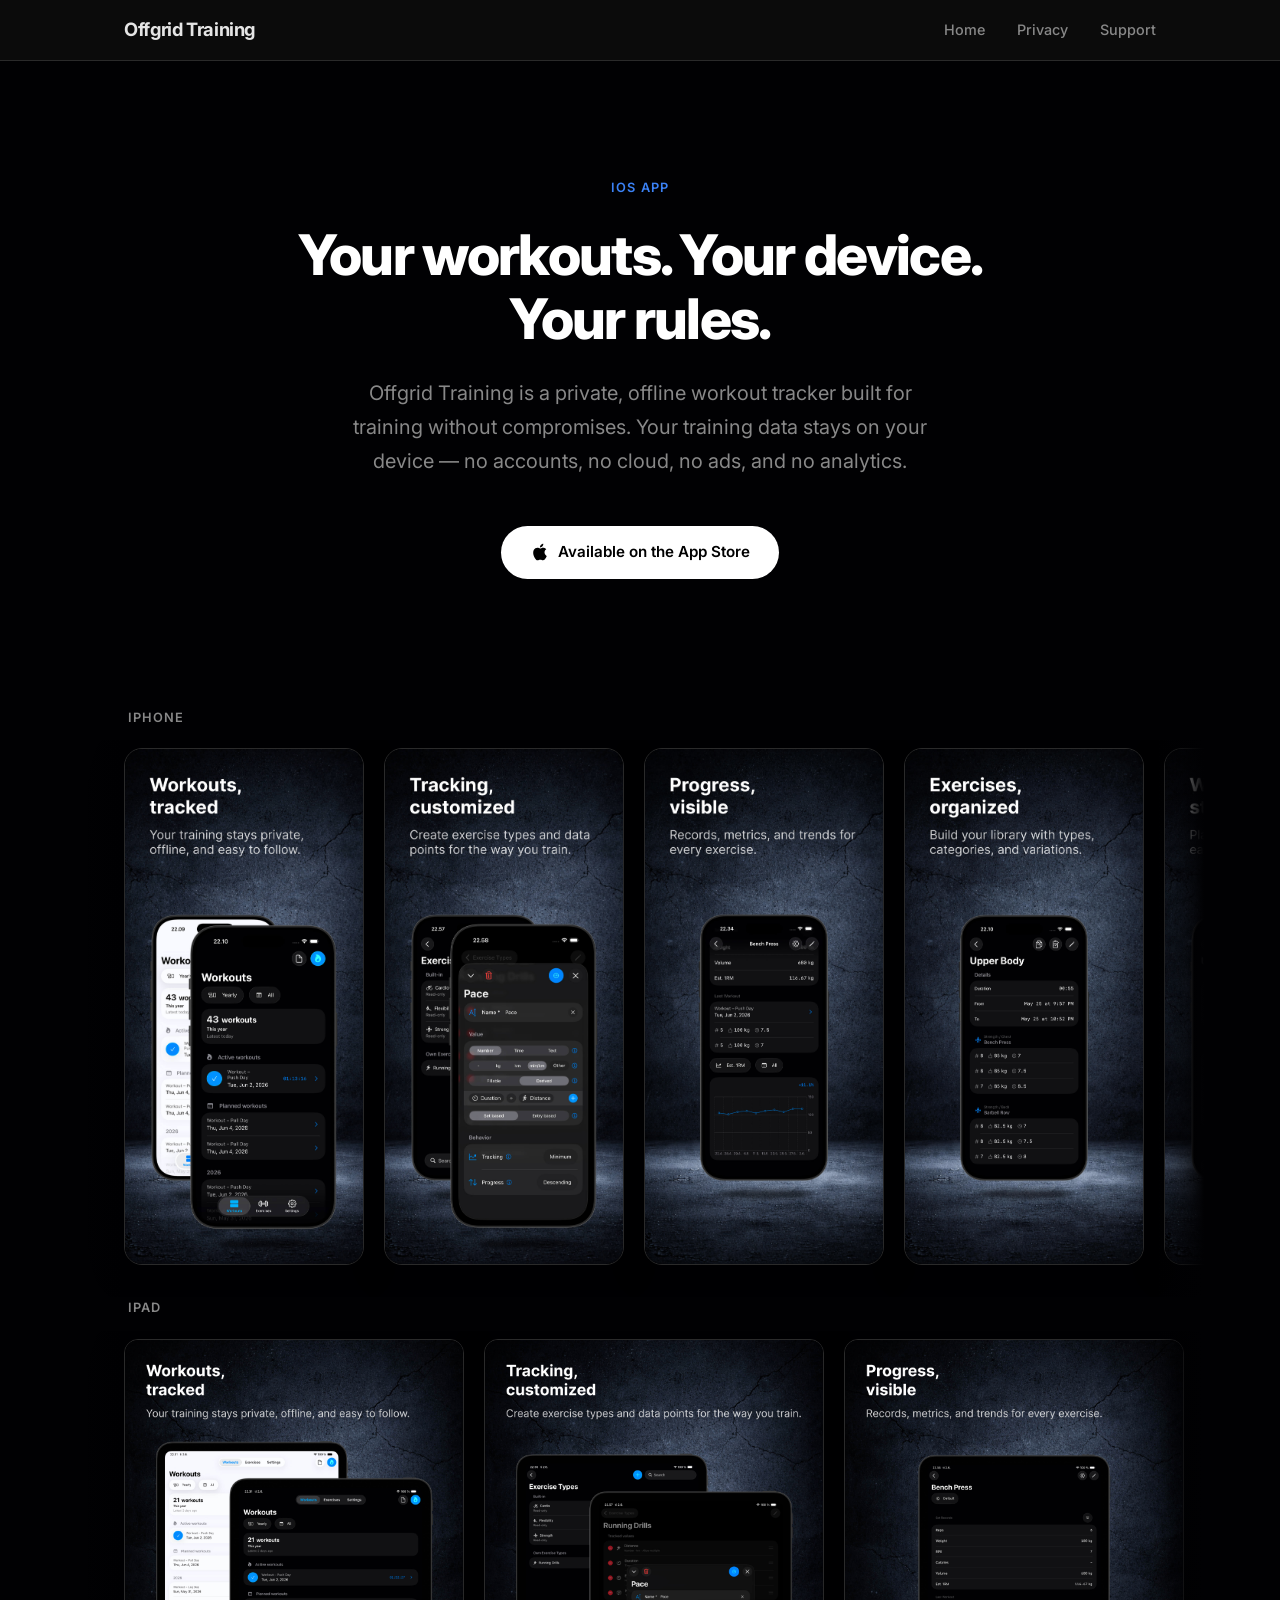
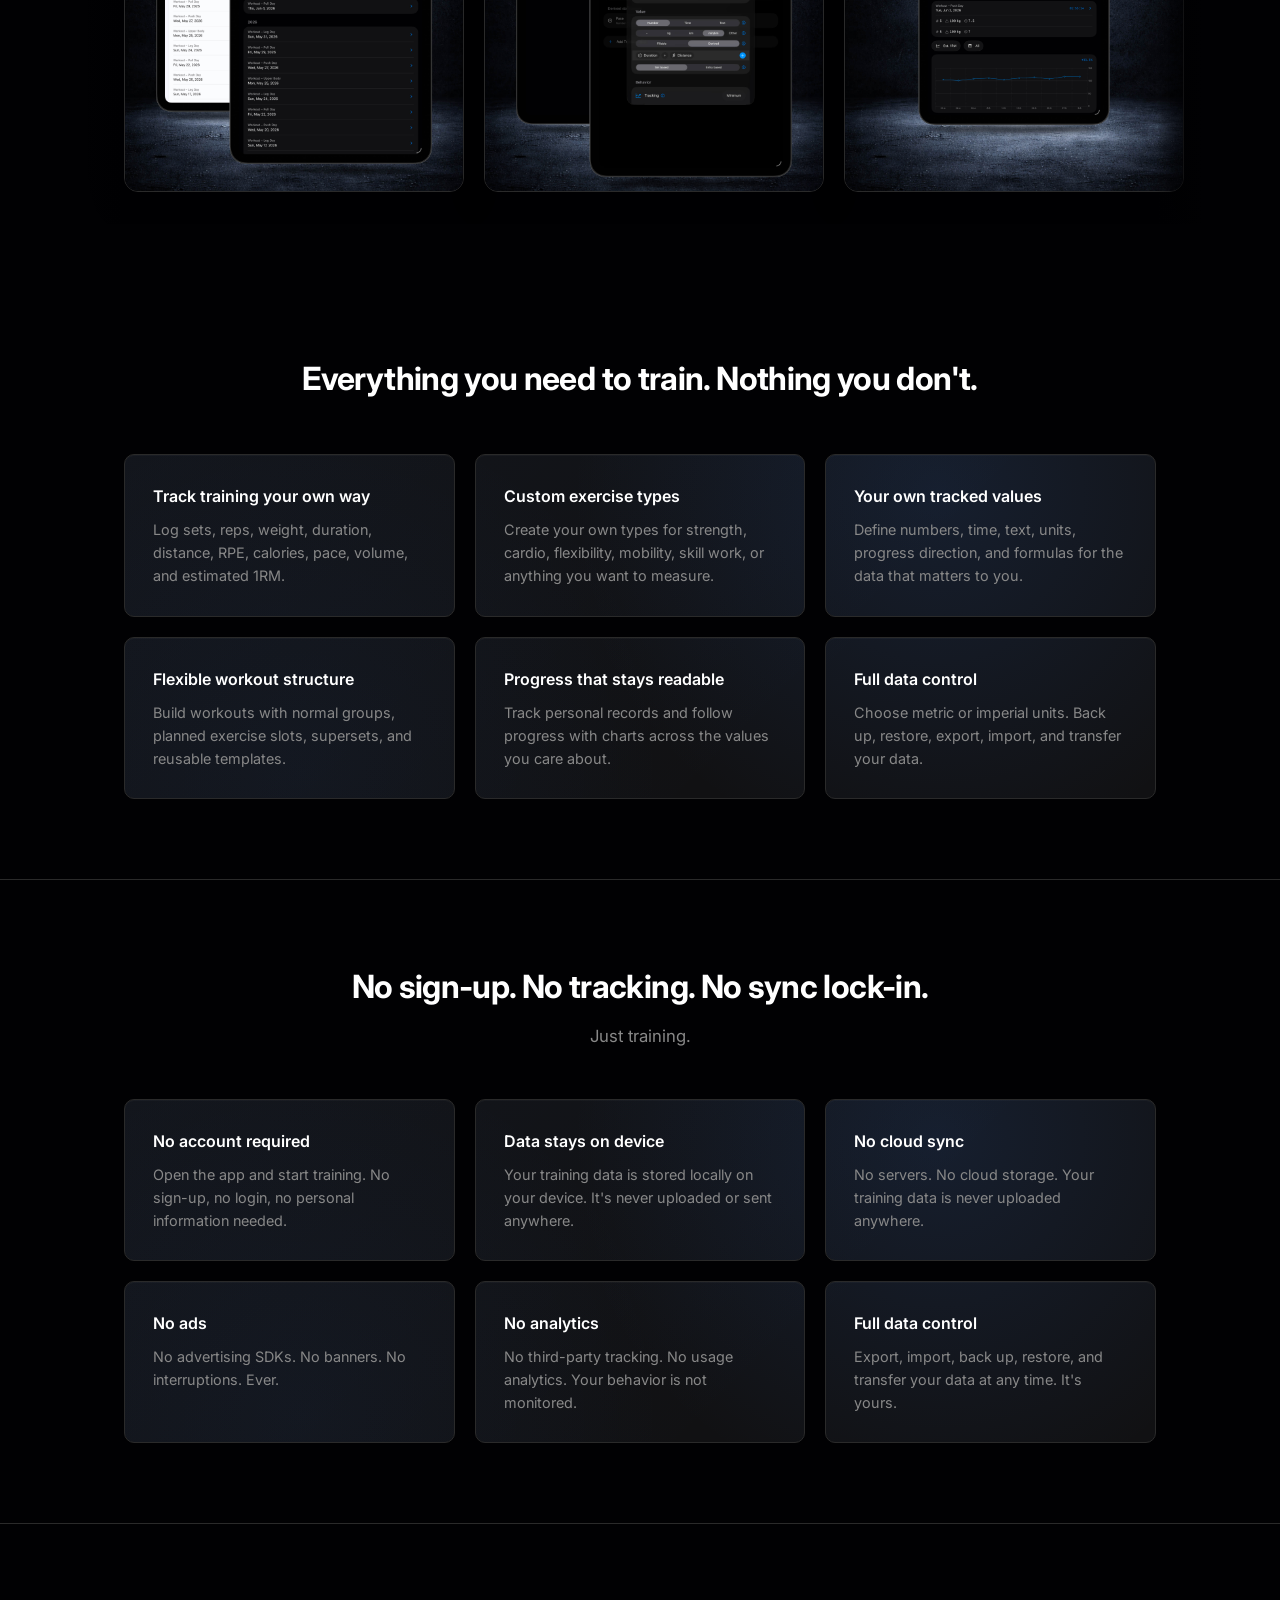
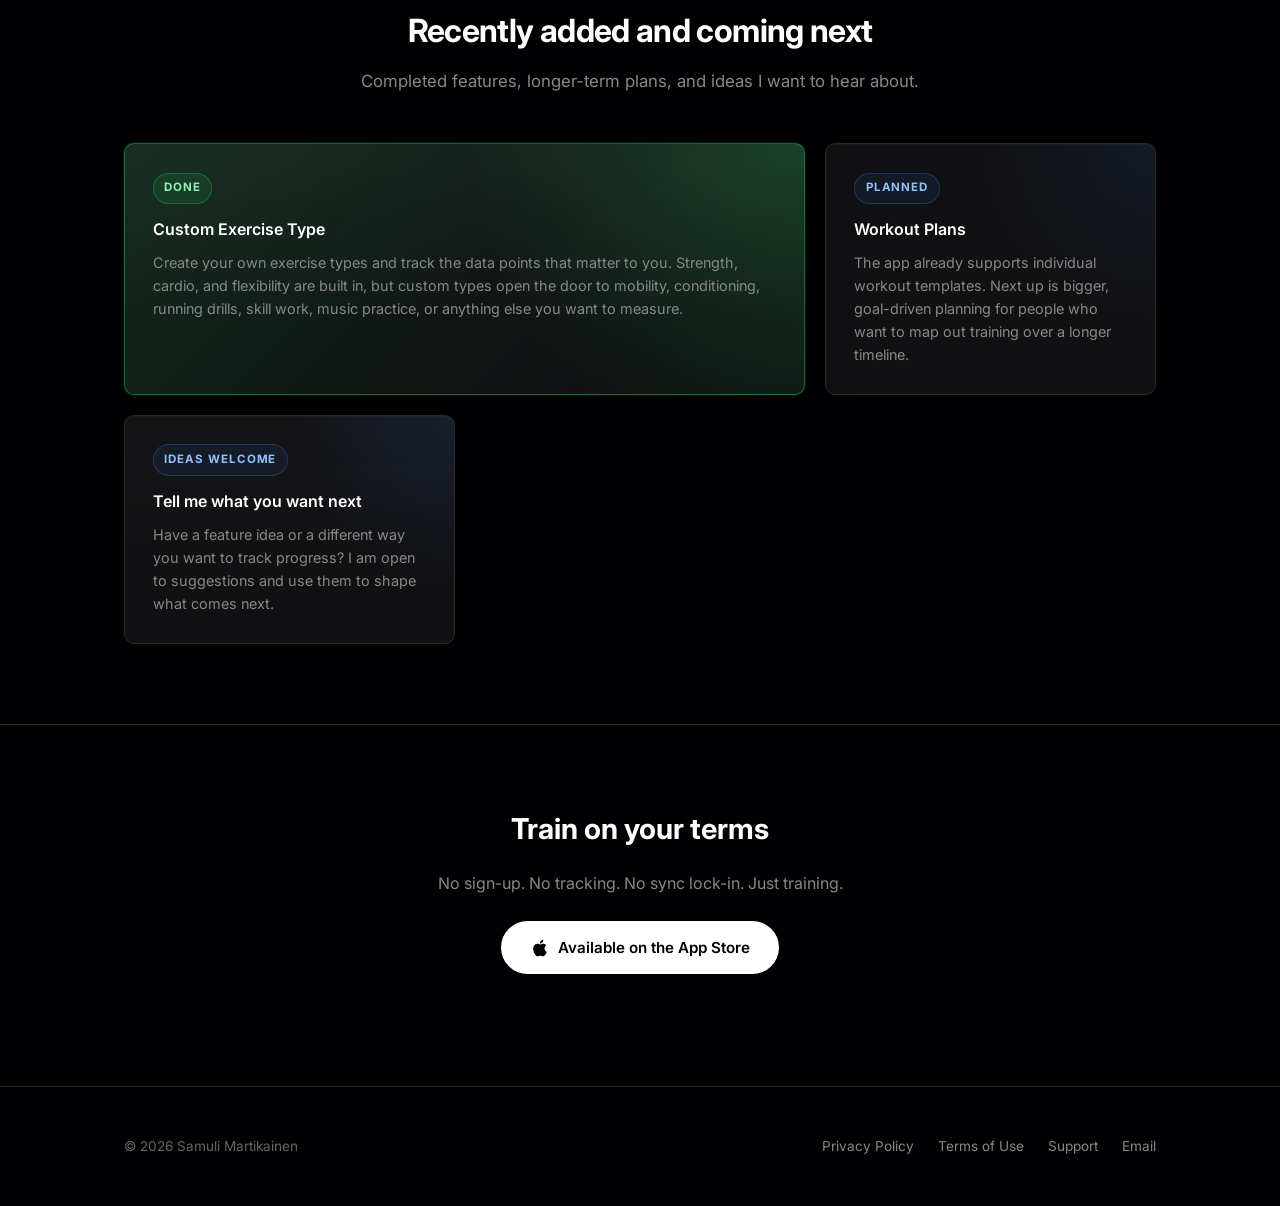
<file: index.html>
<!DOCTYPE html>
<html lang="en">
<head>
  <meta charset="UTF-8">
  <meta name="viewport" content="width=device-width, initial-scale=1.0">
  <title>Offgrid Training — Private Offline Workout Tracker for iOS</title>
  <meta name="description" content="Offgrid Training is a private, offline workout tracker for iOS. Log workouts, create custom exercise types, define your own tracked values, and keep your training data on your device — no accounts, no cloud, no ads, no analytics.">
  <meta name="keywords" content="workout tracker, gym, exercise, log, lifting, offline, private, training log, workout log, iOS workout tracker, RPE tracker, custom exercise tracker, offline gym tracker">

  <!-- Open Graph -->
  <meta property="og:title" content="Offgrid Training — Private Offline Workout Tracker for iOS">
  <meta property="og:description" content="A private, offline workout tracker built for training without compromises. Custom exercise types, flexible tracked values, and no accounts, cloud, ads, or analytics.">
  <meta property="og:type" content="website">
  <meta property="og:url" content="https://martikainensj.github.io/offgrid-training-site/">
  <meta property="og:locale" content="en_US">
  <meta property="og:site_name" content="Offgrid Training">
  <meta property="og:image" content="https://martikainensj.github.io/offgrid-training-site/images/og-image.jpg">

  <!-- Twitter Card -->
  <meta name="twitter:card" content="summary_large_image">
  <meta name="twitter:title" content="Offgrid Training — Private Offline Workout Tracker">
  <meta name="twitter:description" content="A private, offline workout tracker for iOS with custom exercise types and flexible tracked values. No accounts. No cloud. No ads. No analytics.">
  <meta name="twitter:image" content="https://martikainensj.github.io/offgrid-training-site/images/og-image.jpg">

  <!-- Google Site Verification -->
  <meta name="google-site-verification" content="p2C3zwQN1NkxbJ52b21DOe7UcOz27JLuEH6V7l2AKnU" />

  <link rel="canonical" href="https://martikainensj.github.io/offgrid-training-site/">

  <link rel="icon" href="images/logo.png" type="image/png">
  <link rel="apple-touch-icon" href="images/logo.png">

  <link rel="preconnect" href="https://fonts.googleapis.com">
  <link rel="preconnect" href="https://fonts.gstatic.com" crossorigin>
  <link href="https://fonts.googleapis.com/css2?family=Inter:wght@400;500;600;700;800&display=swap" rel="stylesheet">

  <link rel="stylesheet" href="css/style.css">

  <!-- Structured Data for AI and Search Engines -->
  <script type="application/ld+json">
  {
    "@context": "https://schema.org",
    "@type": "SoftwareApplication",
    "name": "Offgrid Training",
    "description": "Offgrid Training is a private, offline workout tracker for iOS built for training without compromises. Your training data stays on your device: no accounts, no cloud, no ads, and no analytics. Log workouts, create custom exercise types, define your own tracked values, build workouts, save templates, track personal records, and back up or transfer your data.",
    "applicationCategory": "HealthApplication",
    "operatingSystem": "iOS",
    "url": "https://martikainensj.github.io/offgrid-training-site/",
    "featureList": [
      "Log sets, reps, weight, duration, distance, RPE, calories, pace, volume, and estimated 1RM",
      "Create custom exercise types for the way you train",
      "Define your own tracked values with numbers, time, text, units, progress direction, and formulas",
      "Build workouts with normal groups, planned exercise slots, and supersets",
      "Save reusable workout templates",
      "Track personal records and follow progress with charts",
      "Organize your exercise library with categories and variations",
      "Choose metric or imperial units",
      "Back up, restore, export, import, and transfer your data",
      "Built-in exercise types for strength, cardio, and flexibility",
      "100% offline — no internet required",
      "No account required",
      "No cloud sync",
      "No ads or advertising SDKs",
      "No analytics or third-party tracking",
      "All workout data stored locally on device"
    ],
    "screenshot": [
      "https://martikainensj.github.io/offgrid-training-site/images/1-workouts-tracked-iphone.jpg",
      "https://martikainensj.github.io/offgrid-training-site/images/5-tracking-customized-iphone.jpg",
      "https://martikainensj.github.io/offgrid-training-site/images/2-progress-visible-iphone.jpg",
      "https://martikainensj.github.io/offgrid-training-site/images/3-exercises-organized-iphone.jpg",
      "https://martikainensj.github.io/offgrid-training-site/images/4-workouts-structured-iphone.jpg",
      "https://martikainensj.github.io/offgrid-training-site/images/1-workouts-tracked-ipad.jpg",
      "https://martikainensj.github.io/offgrid-training-site/images/5-tracking-customized-ipad.jpg",
      "https://martikainensj.github.io/offgrid-training-site/images/2-progress-visible-ipad.jpg",
      "https://martikainensj.github.io/offgrid-training-site/images/3-exercises-organized-ipad.jpg",
      "https://martikainensj.github.io/offgrid-training-site/images/4-workouts-structured-ipad.jpg"
    ]
  }
  </script>
</head>
<body>

  <!-- Header -->
  <header class="site-header">
    <div class="container">
      <a href="index.html" class="site-logo">Offgrid Training</a>
      <button class="nav-toggle" aria-label="Toggle navigation" aria-expanded="false">
        <span></span>
        <span></span>
        <span></span>
      </button>
    </div>
  </header>

  <nav class="site-nav" role="navigation">
    <button class="nav-close" aria-label="Close navigation">&times;</button>
    <a href="index.html">Home</a>
    <a href="privacy.html">Privacy</a>
    <a href="support.html">Support</a>
  </nav>

  <main>

    <!-- Hero -->
    <section class="hero">
      <div class="container">
        <span class="hero-label">iOS App</span>
        <h1>Your workouts. Your device.<br>Your rules.</h1>
        <p class="subtitle">
          Offgrid Training is a private, offline workout tracker built for training without compromises. Your training data stays on your device — no accounts, no cloud, no ads, and no analytics.
        </p>
        <a href="https://apps.apple.com/fi/app/offgrid-training/id6759907169" class="hero-cta" aria-label="Available on the App Store" >
          <svg viewBox="0 0 24 24" xmlns="http://www.w3.org/2000/svg"><path d="M18.71 19.5c-.83 1.24-1.71 2.45-3.05 2.47-1.34.03-1.77-.79-3.29-.79-1.53 0-2 .77-3.27.82-1.31.05-2.3-1.32-3.14-2.53C4.25 17 2.94 12.45 4.7 9.39c.87-1.52 2.43-2.48 4.12-2.51 1.28-.02 2.5.87 3.29.87.78 0 2.26-1.07 3.8-.91.65.03 2.47.26 3.64 1.98-.09.06-2.17 1.28-2.15 3.81.03 3.02 2.65 4.03 2.68 4.04-.03.07-.42 1.44-1.38 2.83M13 3.5c.73-.83 1.94-1.46 2.94-1.5.13 1.17-.34 2.35-1.04 3.19-.69.85-1.83 1.51-2.95 1.42-.15-1.15.41-2.35 1.05-3.11z"/></svg>
          Available on the App Store
        </a>
      </div>
    </section>

    <!-- Screenshots -->
    <section class="section screenshots">
      <div class="container">
        <p class="screenshot-label">iPhone</p>
        <div class="screenshot-scroll-wrapper">
        <div class="screenshot-scroll">
          <div class="screenshot-item">
            <img src="images/1-workouts-tracked-iphone.jpg" alt="Logging sets, reps, and weight in Offgrid Training on iPhone" width="280" height="607" loading="lazy">
          </div>
          <div class="screenshot-item">
            <img src="images/5-tracking-customized-iphone.jpg" alt="Custom tracking fields in Offgrid Training on iPhone" width="280" height="607" loading="lazy">
          </div>
          <div class="screenshot-item">
            <img src="images/2-progress-visible-iphone.jpg" alt="Progress charts and personal records in Offgrid Training on iPhone" width="280" height="607" loading="lazy">
          </div>
          <div class="screenshot-item">
            <img src="images/3-exercises-organized-iphone.jpg" alt="Exercise library with categories and variations in Offgrid Training on iPhone" width="280" height="607" loading="lazy">
          </div>
          <div class="screenshot-item">
            <img src="images/4-workouts-structured-iphone.jpg" alt="Workout templates and data management in Offgrid Training on iPhone" width="280" height="607" loading="lazy">
          </div>
        </div>
        </div>
        <p class="screenshot-label">iPad</p>
        <div class="screenshot-scroll-wrapper">
        <div class="screenshot-scroll">
          <div class="screenshot-item screenshot-item--ipad">
            <img src="images/1-workouts-tracked-ipad.jpg" alt="Logging workouts in Offgrid Training on iPad" loading="lazy">
          </div>
          <div class="screenshot-item screenshot-item--ipad">
            <img src="images/5-tracking-customized-ipad.jpg" alt="Custom tracking fields in Offgrid Training on iPad" loading="lazy">
          </div>
          <div class="screenshot-item screenshot-item--ipad">
            <img src="images/2-progress-visible-ipad.jpg" alt="Progress charts in Offgrid Training on iPad" loading="lazy">
          </div>
          <div class="screenshot-item screenshot-item--ipad">
            <img src="images/3-exercises-organized-ipad.jpg" alt="Exercise library in Offgrid Training on iPad" loading="lazy">
          </div>
          <div class="screenshot-item screenshot-item--ipad">
            <img src="images/4-workouts-structured-ipad.jpg" alt="Workout structure in Offgrid Training on iPad" loading="lazy">
          </div>
        </div>
        </div>
      </div>
    </section>

    <!-- Features -->
    <section class="section">
      <div class="container">
        <div class="section-header">
          <h2>Everything you need to train. Nothing you don't.</h2>
        </div>
        <div class="feature-grid">

          <div class="feature-card">
            <h3>Track training your own way</h3>
            <p>Log sets, reps, weight, duration, distance, RPE, calories, pace, volume, and estimated 1RM.</p>
          </div>

          <div class="feature-card">
            <h3>Custom exercise types</h3>
            <p>Create your own types for strength, cardio, flexibility, mobility, skill work, or anything you want to measure.</p>
          </div>

          <div class="feature-card">
            <h3>Your own tracked values</h3>
            <p>Define numbers, time, text, units, progress direction, and formulas for the data that matters to you.</p>
          </div>

          <div class="feature-card">
            <h3>Flexible workout structure</h3>
            <p>Build workouts with normal groups, planned exercise slots, supersets, and reusable templates.</p>
          </div>

          <div class="feature-card">
            <h3>Progress that stays readable</h3>
            <p>Track personal records and follow progress with charts across the values you care about.</p>
          </div>

          <div class="feature-card">
            <h3>Full data control</h3>
            <p>Choose metric or imperial units. Back up, restore, export, import, and transfer your data.</p>
          </div>

        </div>
      </div>
    </section>

    <!-- Privacy Features -->
    <section class="section privacy-features" aria-label="Privacy features">
      <div class="container">
        <div class="section-header">
          <h2>No sign-up. No tracking. No sync lock-in.</h2>
          <p>Just training.</p>
        </div>
        <div class="feature-grid">
          <div class="feature-card">
            <h3>No account required</h3>
            <p>Open the app and start training. No sign-up, no login, no personal information needed.</p>
          </div>
          <div class="feature-card">
            <h3>Data stays on device</h3>
            <p>Your training data is stored locally on your device. It's never uploaded or sent anywhere.</p>
          </div>
          <div class="feature-card">
            <h3>No cloud sync</h3>
            <p>No servers. No cloud storage. Your training data is never uploaded anywhere.</p>
          </div>
          <div class="feature-card">
            <h3>No ads</h3>
            <p>No advertising SDKs. No banners. No interruptions. Ever.</p>
          </div>
          <div class="feature-card">
            <h3>No analytics</h3>
            <p>No third-party tracking. No usage analytics. Your behavior is not monitored.</p>
          </div>
          <div class="feature-card">
            <h3>Full data control</h3>
            <p>Export, import, back up, restore, and transfer your data at any time. It's yours.</p>
          </div>
        </div>
      </div>
    </section>

    <!-- Roadmap -->
    <section class="section roadmap" aria-label="Roadmap">
      <div class="container">
        <div class="section-header">
          <h2>Recently added and coming next</h2>
          <p>Completed features, longer-term plans, and ideas I want to hear about.</p>
        </div>
        <div class="roadmap-grid">
          <article class="roadmap-card roadmap-card--featured roadmap-card--done">
            <span class="roadmap-status">Done</span>
            <h3>Custom Exercise Type</h3>
            <p>
              Create your own exercise types and track the data points that matter to you. Strength,
              cardio, and flexibility are built in, but custom types open the door to mobility,
              conditioning, running drills, skill work, music practice, or anything else you want to measure.
            </p>
          </article>

          <article class="roadmap-card">
            <span class="roadmap-status">Planned</span>
            <h3>Workout Plans</h3>
            <p>
              The app already supports individual workout templates. Next up is bigger, goal-driven
              planning for people who want to map out training over a longer timeline.
            </p>
          </article>

          <article class="roadmap-card roadmap-card--ideas">
            <span class="roadmap-status">Ideas welcome</span>
            <h3>Tell me what you want next</h3>
            <p>
              Have a feature idea or a different way you want to track progress? I am open to
              suggestions and use them to shape what comes next.
            </p>
          </article>
        </div>
      </div>
    </section>

    <!-- CTA -->
    <section class="cta-banner">
      <div class="container">
        <h2>Train on your terms</h2>
        <p>No sign-up. No tracking. No sync lock-in. Just training.</p>
        <a href="https://apps.apple.com/fi/app/offgrid-training/id6759907169" class="hero-cta" aria-label="Available on the App Store">
          <svg viewBox="0 0 24 24" xmlns="http://www.w3.org/2000/svg"><path d="M18.71 19.5c-.83 1.24-1.71 2.45-3.05 2.47-1.34.03-1.77-.79-3.29-.79-1.53 0-2 .77-3.27.82-1.31.05-2.3-1.32-3.14-2.53C4.25 17 2.94 12.45 4.7 9.39c.87-1.52 2.43-2.48 4.12-2.51 1.28-.02 2.5.87 3.29.87.78 0 2.26-1.07 3.8-.91.65.03 2.47.26 3.64 1.98-.09.06-2.17 1.28-2.15 3.81.03 3.02 2.65 4.03 2.68 4.04-.03.07-.42 1.44-1.38 2.83M13 3.5c.73-.83 1.94-1.46 2.94-1.5.13 1.17-.34 2.35-1.04 3.19-.69.85-1.83 1.51-2.95 1.42-.15-1.15.41-2.35 1.05-3.11z"/></svg>
          Available on the App Store
        </a>
      </div>
    </section>

  </main>

  <!-- Footer -->
  <footer class="site-footer">
    <div class="container">
      <div class="footer-inner">
        <p class="footer-copy">&copy; 2026 Samuli Martikainen</p>
        <nav class="footer-links">
          <a href="privacy.html">Privacy Policy</a>
          <a href="terms.html">Terms of Use</a>
          <a href="support.html">Support</a>
          <a href="mailto:smartikainen@outlook.com">Email</a>
        </nav>
      </div>
    </div>
  </footer>

  <script src="js/main.js"></script>

  <!-- Cloudflare Web Analytics -->
  <script defer src='https://static.cloudflareinsights.com/beacon.min.js' data-cf-beacon='{"token": "ae309cbf7eda4568ba356687b77ada00"}'></script>
  <!-- End Cloudflare Web Analytics -->
</body>
</html>
</file>
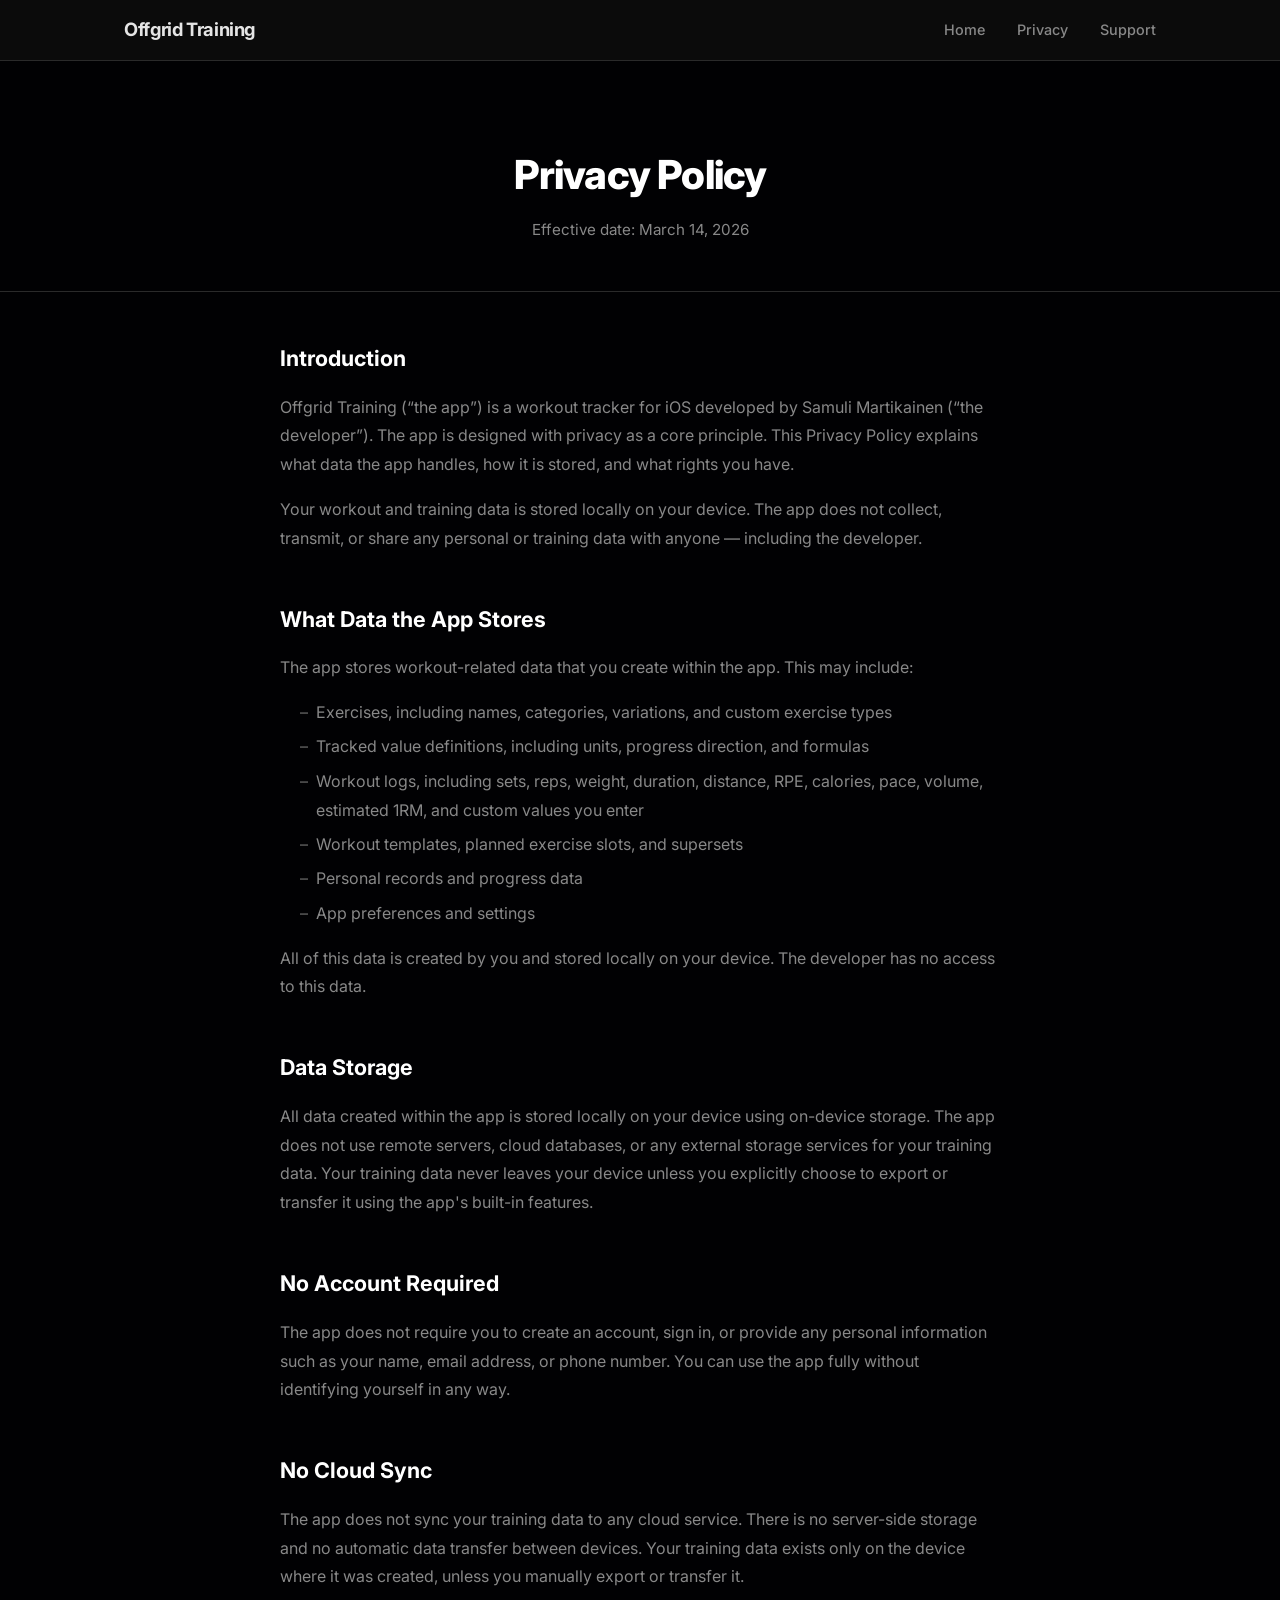
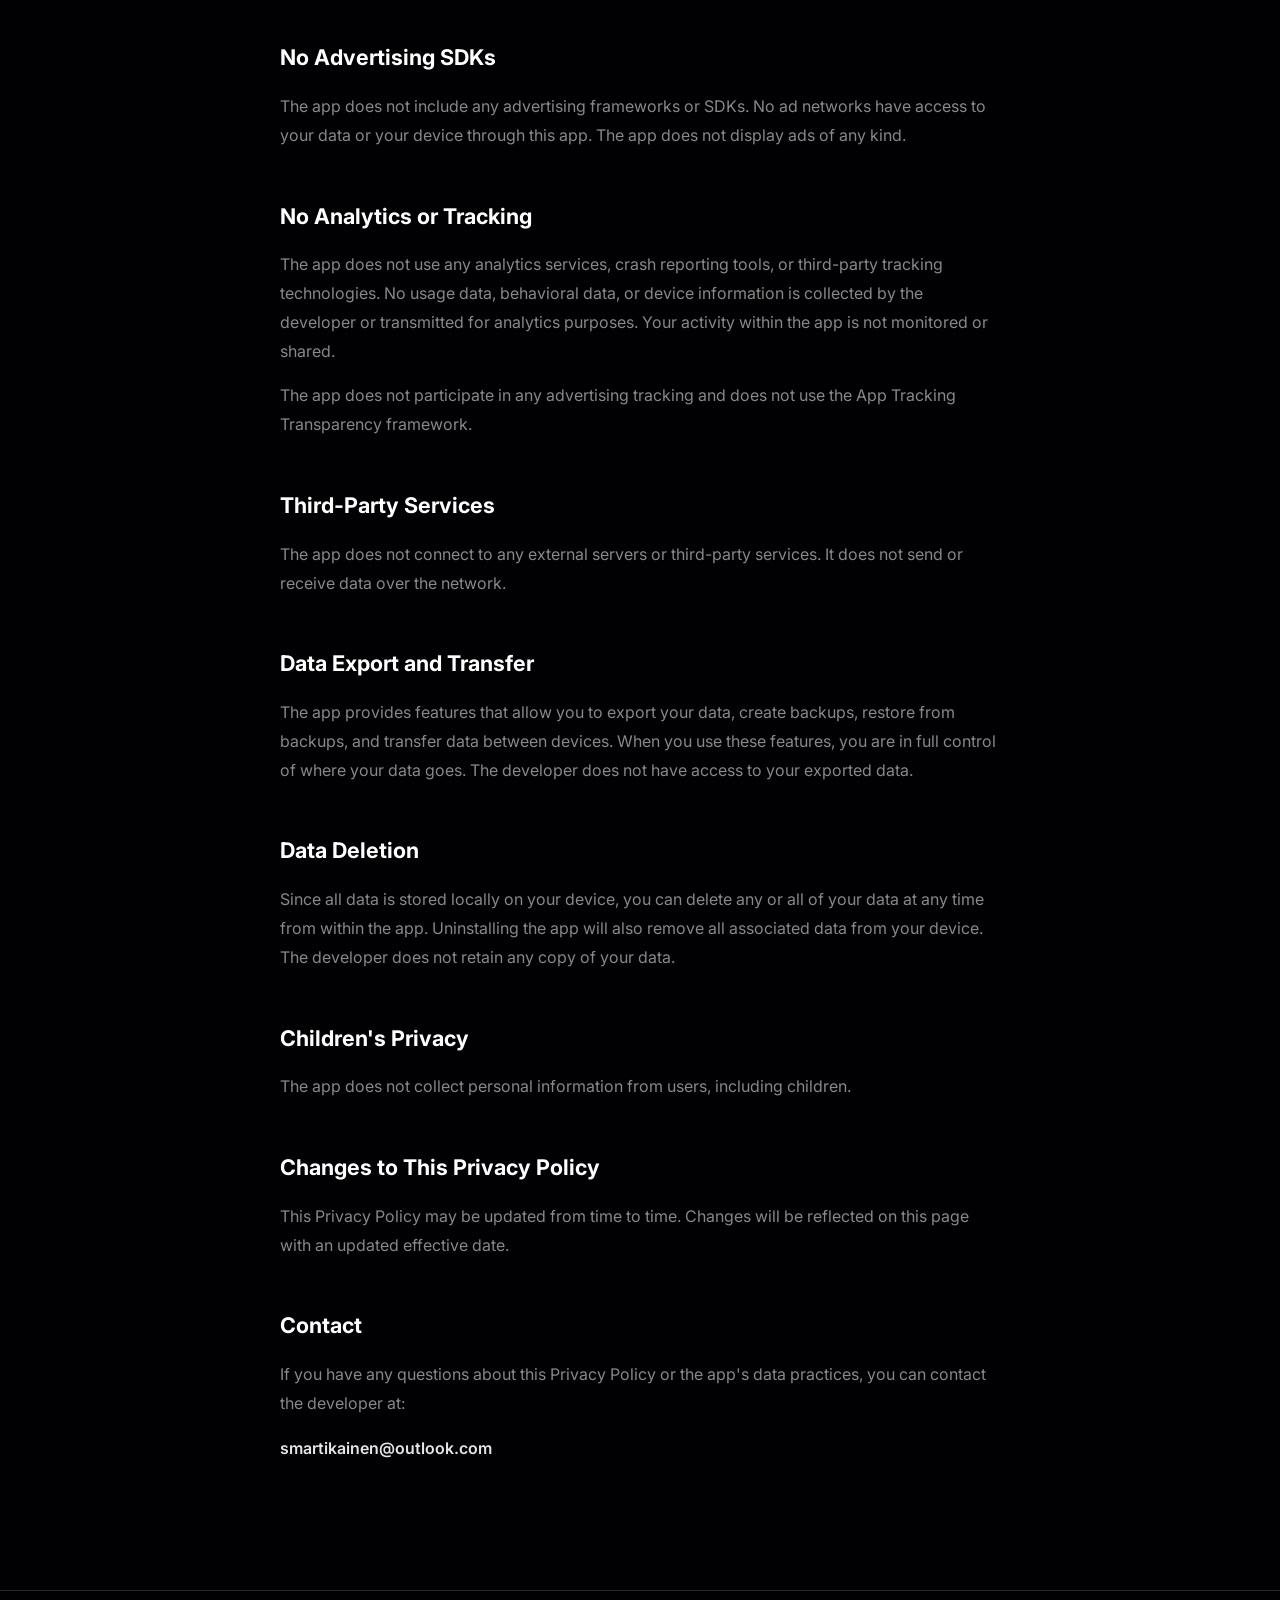
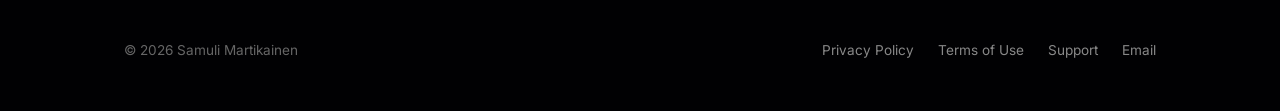
<file: privacy.html>
<!DOCTYPE html>
<html lang="en">
<head>
  <meta charset="UTF-8">
  <meta name="viewport" content="width=device-width, initial-scale=1.0">
  <title>Privacy Policy — Offgrid Training</title>
  <meta name="description" content="Privacy Policy for Offgrid Training, the private offline workout tracker for iOS. All data is stored locally on your device. No accounts, no cloud, no ads, no analytics, no third-party tracking.">
  <meta name="keywords" content="Offgrid Training privacy policy, workout tracker privacy, offline app privacy, iOS fitness app data policy">

  <meta name="robots" content="noindex">

  <!-- Open Graph -->
  <meta property="og:title" content="Privacy Policy — Offgrid Training">
  <meta property="og:description" content="Privacy Policy for Offgrid Training. All data stored locally. No accounts, no cloud, no tracking.">
  <meta property="og:type" content="website">
  <meta property="og:url" content="https://martikainensj.github.io/offgrid-training-site/privacy.html">
  <meta property="og:locale" content="en_US">
  <meta property="og:site_name" content="Offgrid Training">

  <!-- Twitter Card -->
  <meta name="twitter:card" content="summary">
  <meta name="twitter:title" content="Privacy Policy — Offgrid Training">
  <meta name="twitter:description" content="Privacy Policy for Offgrid Training. All data stored locally on your device.">

  <link rel="canonical" href="https://martikainensj.github.io/offgrid-training-site/privacy.html">

  <link rel="icon" href="images/logo.png" type="image/png">
  <link rel="apple-touch-icon" href="images/logo.png">

  <link rel="preconnect" href="https://fonts.googleapis.com">
  <link rel="preconnect" href="https://fonts.gstatic.com" crossorigin>
  <link href="https://fonts.googleapis.com/css2?family=Inter:wght@400;500;600;700;800&display=swap" rel="stylesheet">

  <link rel="stylesheet" href="css/style.css">
</head>
<body>

  <!-- Header -->
  <header class="site-header">
    <div class="container">
      <a href="index.html" class="site-logo">Offgrid Training</a>
      <button class="nav-toggle" aria-label="Toggle navigation" aria-expanded="false">
        <span></span>
        <span></span>
        <span></span>
      </button>
    </div>
  </header>

  <nav class="site-nav" role="navigation">
    <button class="nav-close" aria-label="Close navigation">&times;</button>
    <a href="index.html">Home</a>
    <a href="privacy.html">Privacy</a>
    <a href="support.html">Support</a>
  </nav>

  <main>

    <div class="page-header">
      <div class="container">
        <h1>Privacy Policy</h1>
        <p>Effective date: March 14, 2026</p>
      </div>
    </div>

    <div class="container">
      <div class="prose">

        <h2>Introduction</h2>
        <p>
          Offgrid Training (“the app”) is a workout tracker for iOS developed by Samuli Martikainen (“the developer”). The app is designed with privacy as a core principle. This Privacy Policy explains what data the app handles, how it is stored, and what rights you have.
        </p>
        <p>
          Your workout and training data is stored locally on your device. The app does not collect, transmit, or share any personal or training data with anyone — including the developer.
        </p>

        <h2>What Data the App Stores</h2>
        <p>
          The app stores workout-related data that you create within the app. This may include:
        </p>
        <ul>
          <li>Exercises, including names, categories, variations, and custom exercise types</li>
          <li>Tracked value definitions, including units, progress direction, and formulas</li>
          <li>Workout logs, including sets, reps, weight, duration, distance, RPE, calories, pace, volume, estimated 1RM, and custom values you enter</li>
          <li>Workout templates, planned exercise slots, and supersets</li>
          <li>Personal records and progress data</li>
          <li>App preferences and settings</li>
        </ul>
        <p>
          All of this data is created by you and stored locally on your device. The developer has no access to this data.
        </p>

        <h2>Data Storage</h2>
        <p>
          All data created within the app is stored locally on your device using on-device storage. The app does not use remote servers, cloud databases, or any external storage services for your training data. Your training data never leaves your device unless you explicitly choose to export or transfer it using the app's built-in features.
        </p>

        <h2>No Account Required</h2>
        <p>
          The app does not require you to create an account, sign in, or provide any personal information such as your name, email address, or phone number. You can use the app fully without identifying yourself in any way.
        </p>

        <h2>No Cloud Sync</h2>
        <p>
          The app does not sync your training data to any cloud service. There is no server-side storage and no automatic data transfer between devices. Your training data exists only on the device where it was created, unless you manually export or transfer it.
        </p>

        <h2>No Advertising SDKs</h2>
        <p>
          The app does not include any advertising frameworks or SDKs. No ad networks have access to your data or your device through this app. The app does not display ads of any kind.
        </p>

        <h2>No Analytics or Tracking</h2>
        <p>
          The app does not use any analytics services, crash reporting tools, or third-party tracking technologies. No usage data, behavioral data, or device information is collected by the developer or transmitted for analytics purposes. Your activity within the app is not monitored or shared.
        </p>
        <p>
          The app does not participate in any advertising tracking and does not use the App Tracking Transparency framework.
        </p>

        <h2>Third-Party Services</h2>
        <p>
          The app does not connect to any external servers or third-party services. It does not send or receive data over the network.
        </p>

        <h2>Data Export and Transfer</h2>
        <p>
          The app provides features that allow you to export your data, create backups, restore from backups, and transfer data between devices. When you use these features, you are in full control of where your data goes. The developer does not have access to your exported data.
        </p>

        <h2>Data Deletion</h2>
        <p>
          Since all data is stored locally on your device, you can delete any or all of your data at any time from within the app. Uninstalling the app will also remove all associated data from your device. The developer does not retain any copy of your data.
        </p>

        <h2>Children's Privacy</h2>
        <p>
          The app does not collect personal information from users, including children.
        </p>

        <h2>Changes to This Privacy Policy</h2>
        <p>
          This Privacy Policy may be updated from time to time. Changes will be reflected on this page with an updated effective date.
        </p>

        <h2>Contact</h2>
        <p>
          If you have any questions about this Privacy Policy or the app's data practices, you can contact the developer at:
        </p>
        <p>
          <a href="mailto:smartikainen@outlook.com"><strong>smartikainen@outlook.com</strong></a>
        </p>

      </div>
    </div>

  </main>

  <!-- Footer -->
  <footer class="site-footer">
    <div class="container">
      <div class="footer-inner">
        <p class="footer-copy">&copy; 2026 Samuli Martikainen</p>
        <nav class="footer-links">
          <a href="privacy.html">Privacy Policy</a>
          <a href="terms.html">Terms of Use</a>
          <a href="support.html">Support</a>
          <a href="mailto:smartikainen@outlook.com">Email</a>
        </nav>
      </div>
    </div>
  </footer>

  <script src="js/main.js"></script>

  <!-- Cloudflare Web Analytics -->
  <script defer src='https://static.cloudflareinsights.com/beacon.min.js' data-cf-beacon='{"token": "ae309cbf7eda4568ba356687b77ada00"}'></script>
  <!-- End Cloudflare Web Analytics -->
</body>
</html>
</file>
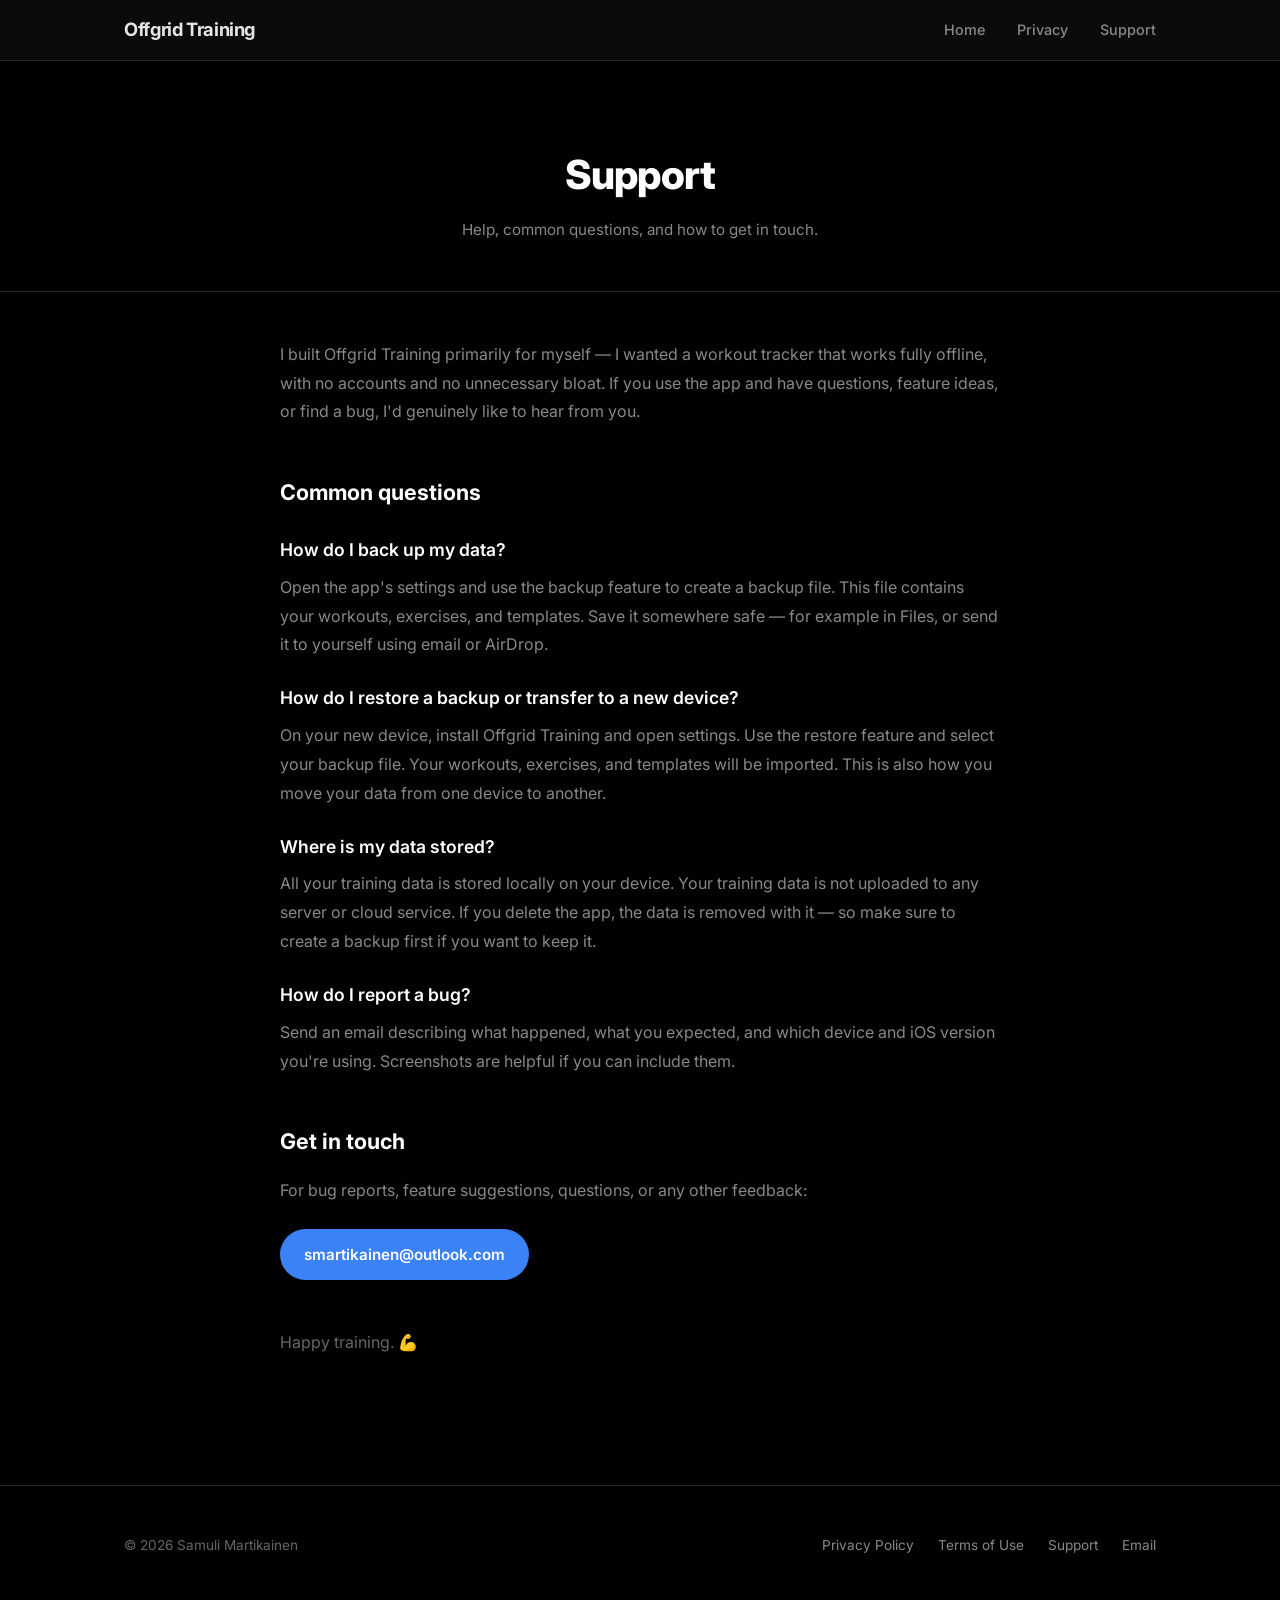
<file: support.html>
<!DOCTYPE html>
<html lang="en">
<head>
  <meta charset="UTF-8">
  <meta name="viewport" content="width=device-width, initial-scale=1.0">
  <title>Support — Offgrid Training</title>
  <meta name="description" content="Support and help for Offgrid Training, a private offline workout tracker for iOS.">
  <meta name="keywords" content="Offgrid Training support, workout tracker help, iOS fitness app support">

  <meta name="robots" content="noindex">

  <!-- Open Graph -->
  <meta property="og:title" content="Support — Offgrid Training">
  <meta property="og:description" content="Support and help for Offgrid Training, a private offline workout tracker for iOS.">
  <meta property="og:type" content="website">
  <meta property="og:url" content="https://martikainensj.github.io/offgrid-training-site/support.html">
  <meta property="og:locale" content="en_US">
  <meta property="og:site_name" content="Offgrid Training">

  <!-- Twitter Card -->
  <meta name="twitter:card" content="summary">
  <meta name="twitter:title" content="Support — Offgrid Training">
  <meta name="twitter:description" content="Support and help for Offgrid Training, a private offline workout tracker for iOS.">

  <link rel="canonical" href="https://martikainensj.github.io/offgrid-training-site/support.html">

  <link rel="icon" href="images/logo.png" type="image/png">
  <link rel="apple-touch-icon" href="images/logo.png">

  <link rel="preconnect" href="https://fonts.googleapis.com">
  <link rel="preconnect" href="https://fonts.gstatic.com" crossorigin>
  <link href="https://fonts.googleapis.com/css2?family=Inter:wght@400;500;600;700;800&display=swap" rel="stylesheet">

  <link rel="stylesheet" href="css/style.css">
</head>
<body>

  <!-- Header -->
  <header class="site-header">
    <div class="container">
      <a href="index.html" class="site-logo">Offgrid Training</a>
      <button class="nav-toggle" aria-label="Toggle navigation" aria-expanded="false">
        <span></span>
        <span></span>
        <span></span>
      </button>
    </div>
  </header>

  <nav class="site-nav" role="navigation">
    <button class="nav-close" aria-label="Close navigation">&times;</button>
    <a href="index.html">Home</a>
    <a href="privacy.html">Privacy</a>
    <a href="support.html">Support</a>
  </nav>

  <main>

    <div class="page-header">
      <div class="container">
        <h1>Support</h1>
        <p>Help, common questions, and how to get in touch.</p>
      </div>
    </div>

    <div class="container">
      <div class="prose">

        <p>
          I built Offgrid Training primarily for myself — I wanted a workout tracker that works fully offline, with no accounts and no unnecessary bloat. If you use the app and have questions, feature ideas, or find a bug, I'd genuinely like to hear from you.
        </p>

        <h2>Common questions</h2>

        <h3>How do I back up my data?</h3>
        <p>
          Open the app's settings and use the backup feature to create a backup file. This file contains your workouts, exercises, and templates. Save it somewhere safe — for example in Files, or send it to yourself using email or AirDrop.
        </p>

        <h3>How do I restore a backup or transfer to a new device?</h3>
        <p>
          On your new device, install Offgrid Training and open settings. Use the restore feature and select your backup file. Your workouts, exercises, and templates will be imported. This is also how you move your data from one device to another.
        </p>

        <h3>Where is my data stored?</h3>
        <p>
          All your training data is stored locally on your device. Your training data is not uploaded to any server or cloud service. If you delete the app, the data is removed with it — so make sure to create a backup first if you want to keep it.
        </p>

        <h3>How do I report a bug?</h3>
        <p>
          Send an email describing what happened, what you expected, and which device and iOS version you're using. Screenshots are helpful if you can include them.
        </p>

        <h2>Get in touch</h2>
        <p>
          For bug reports, feature suggestions, questions, or any other feedback:
        </p>

        <p style="margin-top: 1.5rem;">
          <a href="mailto:smartikainen@outlook.com" class="contact-email">smartikainen@outlook.com</a>
        </p>

        <p style="margin-top: 3rem; color: var(--color-text-subtle);">
          Happy training. 💪
        </p>

      </div>
    </div>

  </main>

  <!-- Footer -->
  <footer class="site-footer">
    <div class="container">
      <div class="footer-inner">
        <p class="footer-copy">&copy; 2026 Samuli Martikainen</p>
        <nav class="footer-links">
          <a href="privacy.html">Privacy Policy</a>
          <a href="terms.html">Terms of Use</a>
          <a href="support.html">Support</a>
          <a href="mailto:smartikainen@outlook.com">Email</a>
        </nav>
      </div>
    </div>
  </footer>

  <script src="js/main.js"></script>

  <!-- Cloudflare Web Analytics -->
  <script defer src='https://static.cloudflareinsights.com/beacon.min.js' data-cf-beacon='{"token": "ae309cbf7eda4568ba356687b77ada00"}'></script>
  <!-- End Cloudflare Web Analytics -->
</body>
</html>
</file>
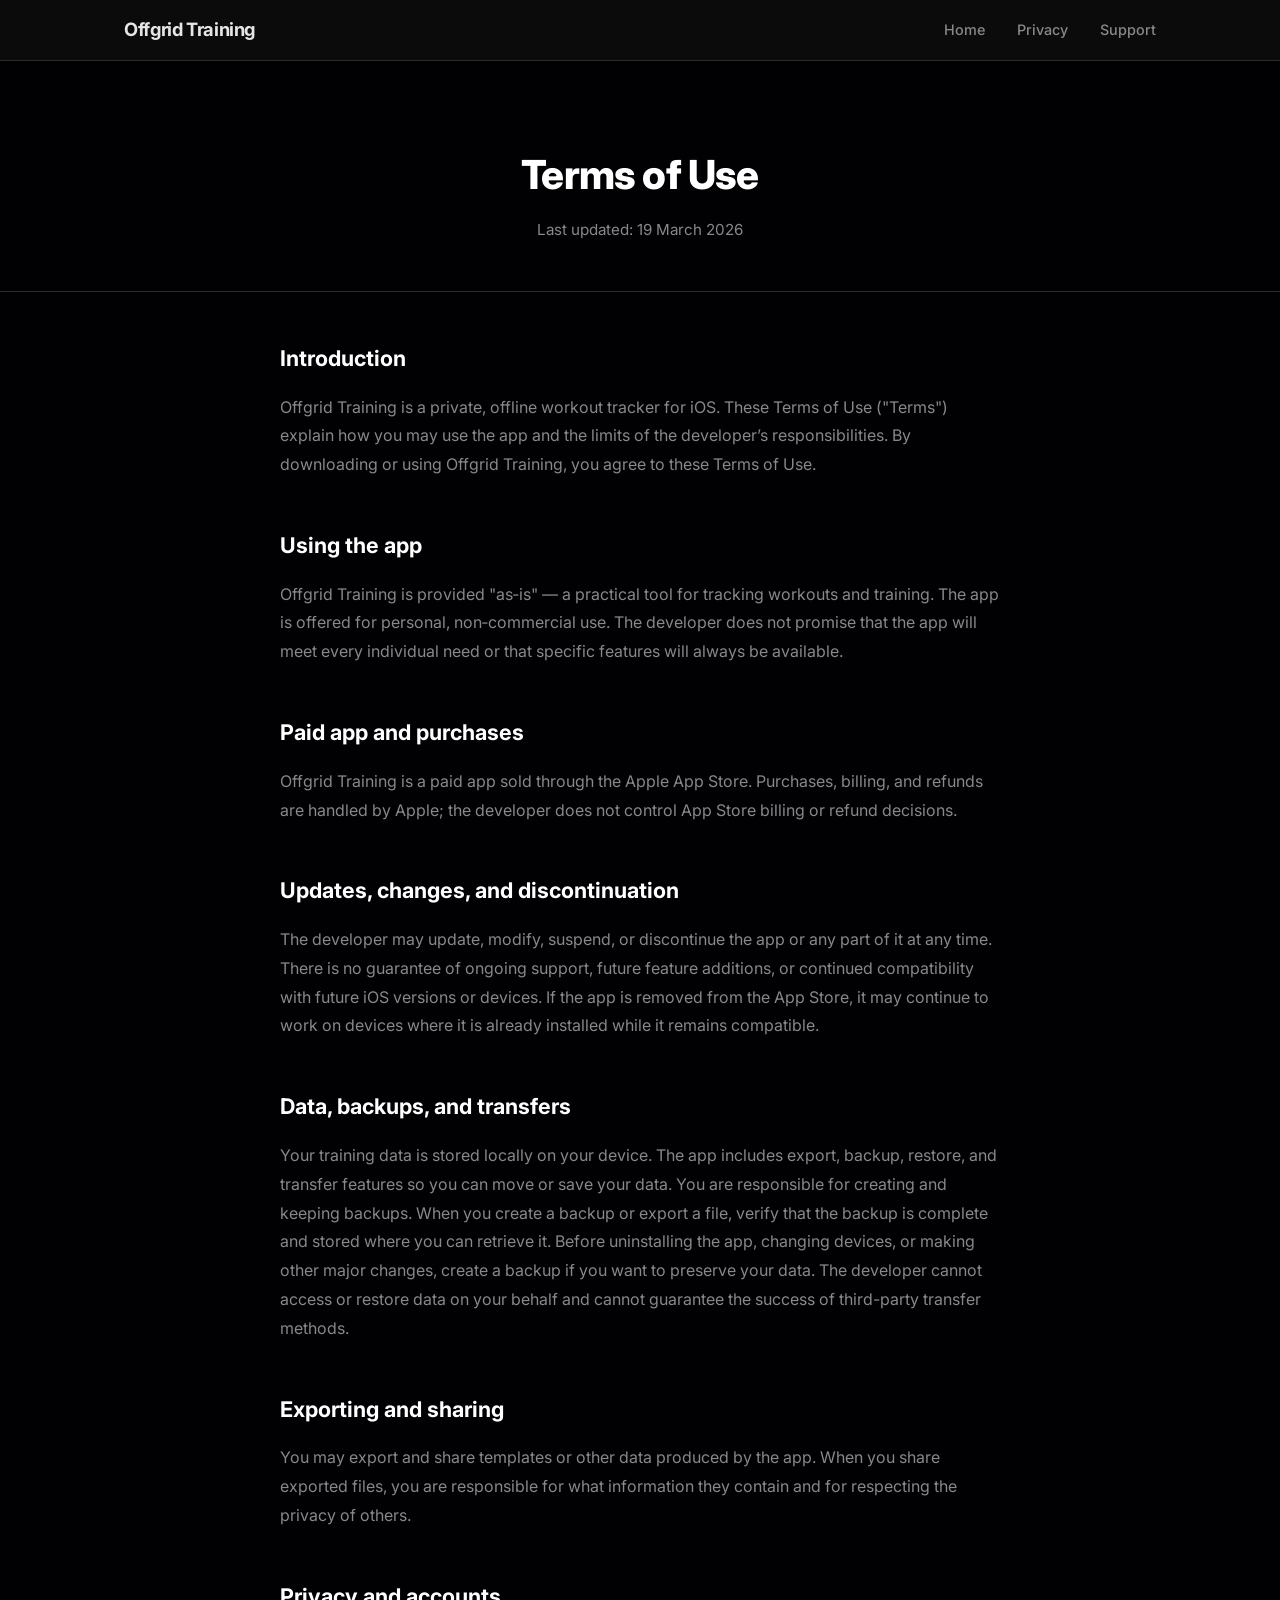
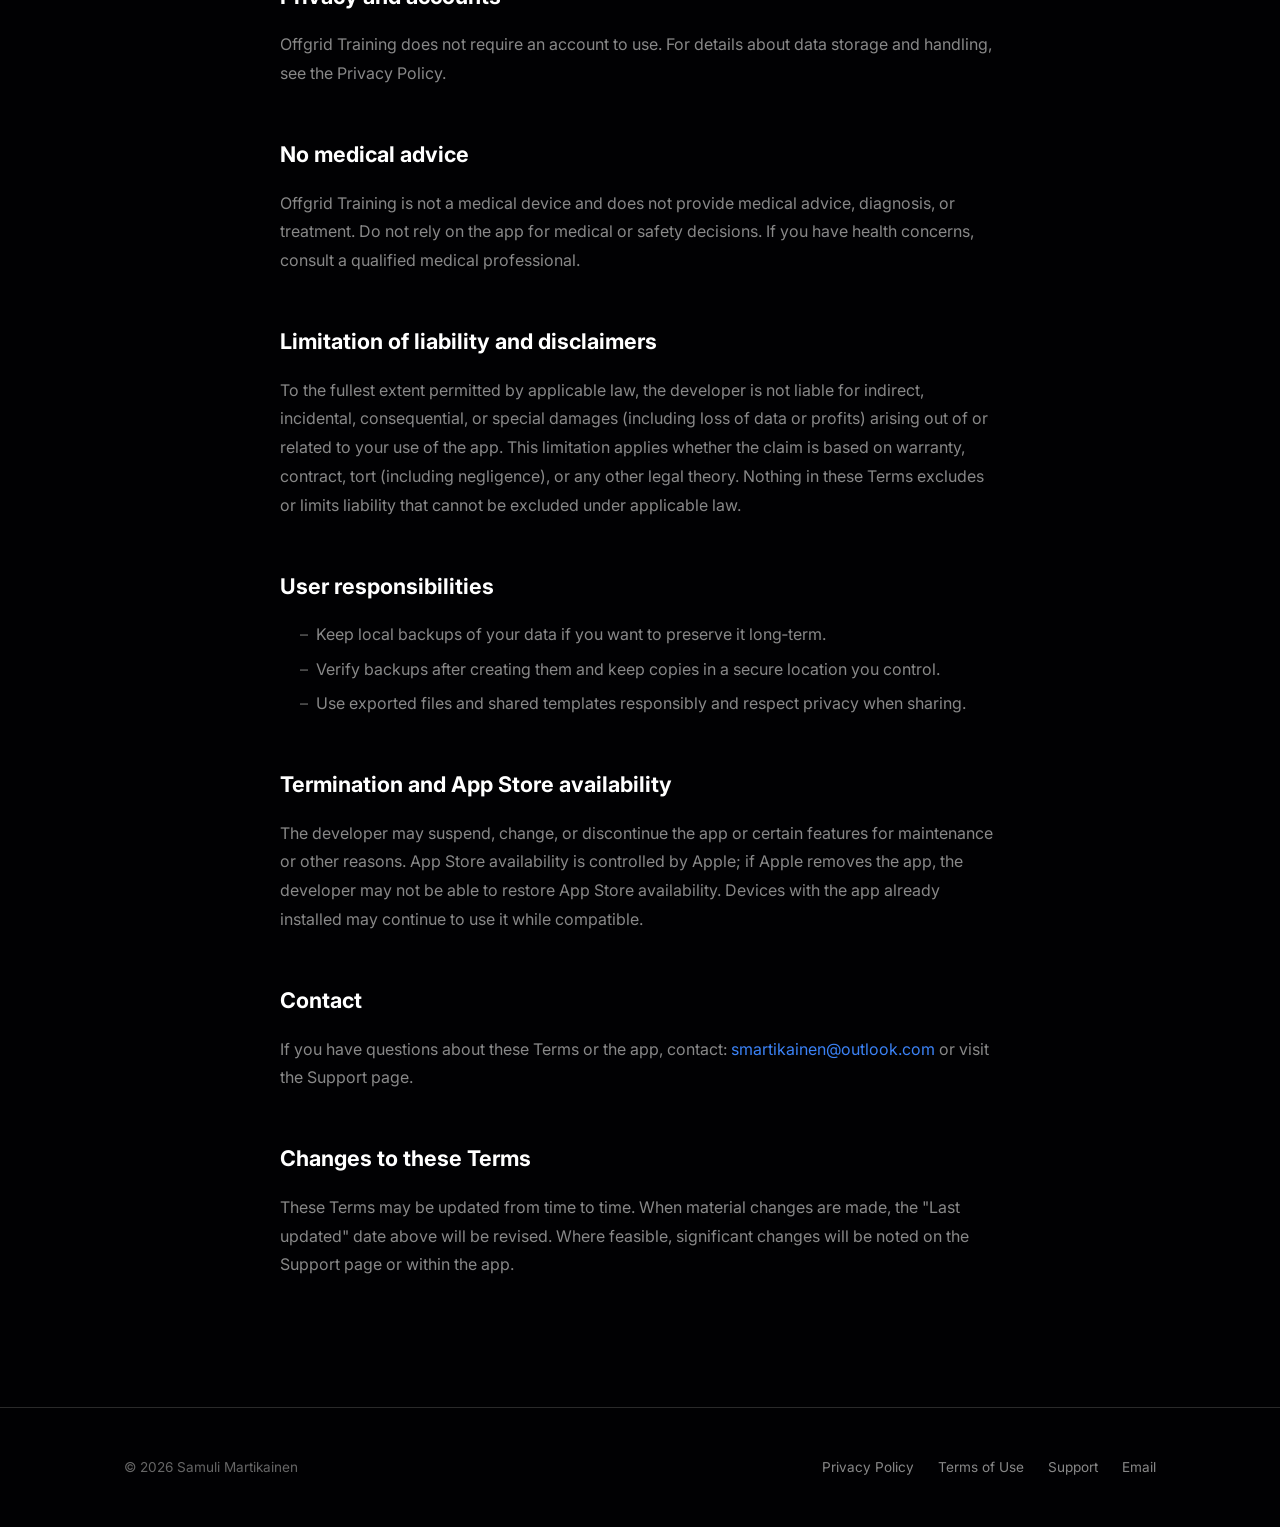
<file: terms.html>
<!DOCTYPE html>
<html lang="en">
<head>
  <meta charset="UTF-8">
  <meta name="viewport" content="width=device-width, initial-scale=1.0">
  <title>Terms of Use — Offgrid Training</title>
  <meta name="description" content="Terms of Use for Offgrid Training: a private, offline iOS workout tracker. Explains user responsibilities, data backups, app updates, and limits of liability.">
  <link rel="canonical" href="https://martikainensj.github.io/offgrid-training-site/terms.html">
  <link rel="icon" href="images/logo.png" type="image/png">
  <link rel="apple-touch-icon" href="images/logo.png">
  <link rel="preconnect" href="https://fonts.googleapis.com">
  <link rel="preconnect" href="https://fonts.gstatic.com" crossorigin>
  <link href="https://fonts.googleapis.com/css2?family=Inter:wght@400;500;600;700;800&display=swap" rel="stylesheet">
  <link rel="stylesheet" href="css/style.css">
</head>
<body>

  <!-- Header -->
  <header class="site-header">
    <div class="container">
      <a href="index.html" class="site-logo">Offgrid Training</a>
      <button class="nav-toggle" aria-label="Toggle navigation" aria-expanded="false">
        <span></span>
        <span></span>
        <span></span>
      </button>
    </div>
  </header>

  <nav class="site-nav" role="navigation">
    <button class="nav-close" aria-label="Close navigation">&times;</button>
    <a href="index.html">Home</a>
    <a href="privacy.html">Privacy</a>
    <a href="support.html">Support</a>
  </nav>

  <main>

    <div class="page-header">
      <div class="container">
        <h1>Terms of Use</h1>
        <p>Last updated: 19 March 2026</p>
      </div>
    </div>

    <div class="container">
      <div class="prose">

        <h2>Introduction</h2>
        <p>
          Offgrid Training is a private, offline workout tracker for iOS. These Terms of Use ("Terms") explain how you may use the app and the limits of the developer’s responsibilities. By downloading or using Offgrid Training, you agree to these Terms of Use.
        </p>

        <h2>Using the app</h2>
        <p>
          Offgrid Training is provided "as‑is" — a practical tool for tracking workouts and training. The app is offered for personal, non‑commercial use. The developer does not promise that the app will meet every individual need or that specific features will always be available.
        </p>

        <h2>Paid app and purchases</h2>
        <p>
          Offgrid Training is a paid app sold through the Apple App Store. Purchases, billing, and refunds are handled by Apple; the developer does not control App Store billing or refund decisions.
        </p>

        <h2>Updates, changes, and discontinuation</h2>
        <p>
          The developer may update, modify, suspend, or discontinue the app or any part of it at any time. There is no guarantee of ongoing support, future feature additions, or continued compatibility with future iOS versions or devices. If the app is removed from the App Store, it may continue to work on devices where it is already installed while it remains compatible.
        </p>

        <h2>Data, backups, and transfers</h2>
        <p>
          Your training data is stored locally on your device. The app includes export, backup, restore, and transfer features so you can move or save your data. You are responsible for creating and keeping backups. When you create a backup or export a file, verify that the backup is complete and stored where you can retrieve it. Before uninstalling the app, changing devices, or making other major changes, create a backup if you want to preserve your data. The developer cannot access or restore data on your behalf and cannot guarantee the success of third-party transfer methods.
        </p>

        <h2>Exporting and sharing</h2>
        <p>
          You may export and share templates or other data produced by the app. When you share exported files, you are responsible for what information they contain and for respecting the privacy of others.
        </p>

        <h2>Privacy and accounts</h2>
        <p>
          Offgrid Training does not require an account to use. For details about data storage and handling, see the Privacy Policy.
        </p>

        <h2>No medical advice</h2>
        <p>
          Offgrid Training is not a medical device and does not provide medical advice, diagnosis, or treatment. Do not rely on the app for medical or safety decisions. If you have health concerns, consult a qualified medical professional.
        </p>

        <h2>Limitation of liability and disclaimers</h2>
        <p>
          To the fullest extent permitted by applicable law, the developer is not liable for indirect, incidental, consequential, or special damages (including loss of data or profits) arising out of or related to your use of the app. This limitation applies whether the claim is based on warranty, contract, tort (including negligence), or any other legal theory. Nothing in these Terms excludes or limits liability that cannot be excluded under applicable law.
        </p>

        <h2>User responsibilities</h2>
        <ul>
          <li>Keep local backups of your data if you want to preserve it long‑term.</li>
          <li>Verify backups after creating them and keep copies in a secure location you control.</li>
          <li>Use exported files and shared templates responsibly and respect privacy when sharing.</li>
        </ul>

        <h2>Termination and App Store availability</h2>
        <p>
          The developer may suspend, change, or discontinue the app or certain features for maintenance or other reasons. App Store availability is controlled by Apple; if Apple removes the app, the developer may not be able to restore App Store availability. Devices with the app already installed may continue to use it while compatible.
        </p>

        <h2>Contact</h2>
        <p>
          If you have questions about these Terms or the app, contact: <a href="mailto:smartikainen@outlook.com">smartikainen@outlook.com</a> or visit the Support page.
        </p>

        <h2>Changes to these Terms</h2>
        <p>
          These Terms may be updated from time to time. When material changes are made, the "Last updated" date above will be revised. Where feasible, significant changes will be noted on the Support page or within the app.
        </p>
      </div>
    </div>

  </main>

  <!-- Footer -->
  <footer class="site-footer">
    <div class="container">
      <div class="footer-inner">
        <p class="footer-copy">&copy; 2026 Samuli Martikainen</p>
        <nav class="footer-links">
          <a href="privacy.html">Privacy Policy</a>
          <a href="terms.html">Terms of Use</a>
          <a href="support.html">Support</a>
          <a href="mailto:smartikainen@outlook.com">Email</a>
        </nav>
      </div>
    </div>
  </footer>

  <script src="js/main.js"></script>

  <!-- Cloudflare Web Analytics -->
  <script defer src='https://static.cloudflareinsights.com/beacon.min.js' data-cf-beacon='{"token": "ae309cbf7eda4568ba356687b77ada00"}'></script>
  <!-- End Cloudflare Web Analytics -->
</body>
</html>
</file>
<file: css/style.css>
/* ============================================
   Offgrid Training — Static Site Stylesheet
   Dark, minimal, premium fitness design
   ============================================ */

/* --- Custom Properties --- */
:root {
  --color-bg: #010103;
  --color-bg-elevated: #161616;
  --color-bg-card: #FFFFFF10;
  --color-border: #2a2a2a;
  --color-text: #e5e5e5;
  --color-text-muted: #888;
  --color-text-subtle: #666;
  --color-accent: #3b82f6;
  --color-accent-muted: #2563eb;
  --color-accent-glow: rgba(59, 130, 246, 0.08);

  --font-stack: 'Inter', -apple-system, BlinkMacSystemFont, 'Helvetica Neue',
    Helvetica, Arial, sans-serif;

  --max-width: 1080px;
  --spacing-xs: 0.5rem;
  --spacing-sm: 1rem;
  --spacing-md: 1.5rem;
  --spacing-lg: 3rem;
  --spacing-xl: 5rem;
  --spacing-2xl: 7rem;

  --radius: 10px;
  --radius-sm: 6px;
}

/* --- Reset --- */
*,
*::before,
*::after {
  box-sizing: border-box;
  margin: 0;
  padding: 0;
}

html {
  font-size: 16px;
  -webkit-text-size-adjust: 100%;
  scroll-behavior: smooth;
}

body {
  font-family: var(--font-stack);
  background-color: var(--color-bg);
  color: var(--color-text);
  line-height: 1.7;
  -webkit-font-smoothing: antialiased;
  -moz-osx-font-smoothing: grayscale;
  min-height: 100vh;
  display: flex;
  flex-direction: column;
}

img {
  max-width: 100%;
  display: block;
}

a {
  color: var(--color-accent);
  text-decoration: none;
  transition: color 0.2s ease;
}

a:hover {
  color: #60a5fa;
}

ul, ol {
  list-style: none;
}

/* --- Layout --- */
.container {
  width: 100%;
  max-width: var(--max-width);
  margin: 0 auto;
  padding: 0 1.5rem;
}

main {
  flex: 1;
}

/* --- Header / Navigation --- */
.site-header {
  position: sticky;
  top: 0;
  z-index: 100;
  background-color: rgba(14, 14, 14, 0.85);
  backdrop-filter: blur(12px);
  -webkit-backdrop-filter: blur(12px);
  border-bottom: 1px solid var(--color-border);
}

.site-header .container {
  display: flex;
  align-items: center;
  justify-content: space-between;
  height: 60px;
}

.site-logo {
  font-size: 1.15rem;
  font-weight: 700;
  color: var(--color-text);
  letter-spacing: -0.02em;
}

.site-logo:hover {
  color: var(--color-text);
}

.site-nav {
  position: fixed;
  top: 0;
  right: 0;
  height: 60px;
  display: flex;
  align-items: center;
  gap: 2rem;
  padding-right: max(1.5rem, calc((100vw - var(--max-width)) / 2 + 1.5rem));
  z-index: 101;
}

.site-nav a {
  color: var(--color-text-muted);
  font-size: 0.9rem;
  font-weight: 500;
  transition: color 0.2s ease;
}

.site-nav a:hover {
  color: var(--color-text);
}

/* Mobile nav toggle */
.nav-toggle {
  display: none;
  background: none;
  border: none;
  cursor: pointer;
  padding: 0.5rem;
  color: var(--color-text);
}

.nav-toggle span {
  display: block;
  width: 22px;
  height: 2px;
  background-color: var(--color-text);
  margin: 5px 0;
  border-radius: 1px;
}

/* Mobile nav close button */
.nav-close {
  display: none;
  position: absolute;
  top: 0;
  right: 1.5rem;
  height: 60px;
  background: none;
  border: none;
  color: var(--color-text);
  font-size: 2.25rem;
  line-height: 60px;
  cursor: pointer;
  padding: 0 0.5rem;
  z-index: 111;
}

@media (max-width: 640px) {
  .nav-toggle {
    display: block;
    z-index: 110;
  }

  .nav-close {
    display: block;
  }

  .site-nav {
    top: 0;
    right: 0;
    bottom: 0;
    left: 0;
    height: auto;
    padding-right: 0;
    z-index: 105;
    flex-direction: column;
    align-items: center;
    justify-content: center;
    gap: 2.5rem;
    background-color: rgba(14, 14, 14, 0.7);
    backdrop-filter: blur(24px);
    -webkit-backdrop-filter: blur(24px);
    opacity: 0;
    visibility: hidden;
    pointer-events: none;
    transition: opacity 0.35s ease-out, visibility 0.35s ease-out;
  }

  .site-nav.open {
    opacity: 1;
    visibility: visible;
    pointer-events: auto;
  }

  .site-nav a {
    font-size: 1.75rem;
    font-weight: 600;
    letter-spacing: -0.01em;
    color: var(--color-text);
    opacity: 0;
    transform: translateY(12px);
    transition: opacity 0.3s ease-out, transform 0.3s ease-out, color 0.2s ease;
  }

  .site-nav.open a { opacity: 1; transform: translateY(0); }
  .site-nav.open a:nth-child(1) { transition-delay: 0.08s; }
  .site-nav.open a:nth-child(2) { transition-delay: 0.16s; }
  .site-nav.open a:nth-child(3) { transition-delay: 0.24s; }
  .site-nav.open a:nth-child(4) { transition-delay: 0.32s; }

  body.nav-open {
    overflow: hidden;
  }
}

/* --- Hero Section --- */
.hero {
  padding: var(--spacing-2xl) 0 var(--spacing-xl);
  text-align: center;
}

.hero-label {
  display: inline-block;
  font-size: 0.8rem;
  font-weight: 600;
  text-transform: uppercase;
  letter-spacing: 0.1em;
  color: var(--color-accent);
  margin-bottom: var(--spacing-md);
}

.hero h1 {
  font-size: clamp(2.2rem, 5vw, 3.5rem);
  font-weight: 800;
  letter-spacing: -0.03em;
  line-height: 1.15;
  margin-bottom: var(--spacing-md);
  color: #fff;
}

.hero .subtitle {
  font-size: clamp(1.05rem, 2.5vw, 1.25rem);
  color: var(--color-text-muted);
  max-width: 600px;
  margin: 0 auto var(--spacing-lg);
  line-height: 1.7;
}

.hero-cta {
  display: inline-flex;
  align-items: center;
  gap: 0.5rem;
  background-color: #fff;
  color: #000;
  font-size: 0.95rem;
  font-weight: 600;
  padding: 0.85rem 1.8rem;
  border-radius: 50px;
  transition: background-color 0.2s ease, transform 0.2s ease;
}

.hero-cta:hover {
  background-color: #e5e5e5;
  color: #000;
  transform: translateY(-1px);
}

.hero-cta svg {
  width: 20px;
  height: 20px;
  fill: currentColor;
}

/* --- Feature Showcase (screenshot + text pairs) --- */
.section {
  padding: var(--spacing-xl) 0;
}

.section-header {
  text-align: center;
  margin-bottom: var(--spacing-lg);
}

.section-header h2 {
  font-size: clamp(1.5rem, 3.5vw, 2rem);
  font-weight: 700;
  letter-spacing: -0.02em;
  color: #fff;
  margin-bottom: var(--spacing-xs);
}

.section-header p {
  color: var(--color-text-muted);
  font-size: 1.05rem;
  max-width: 560px;
  margin: 0 auto;
}

/* --- Screenshots Gallery --- */
.screenshots {
  padding: var(--spacing-lg) 0;
}

.screenshot-label {
  font-size: 0.8rem;
  font-weight: 600;
  text-transform: uppercase;
  letter-spacing: 0.08em;
  color: var(--color-text-muted);
  margin-bottom: 0.75rem;
  padding-left: 0.25rem;
}

.screenshot-scroll-wrapper {
  position: relative;
}

.screenshot-scroll-wrapper::before,
.screenshot-scroll-wrapper::after {
  content: '';
  position: absolute;
  top: 0;
  bottom: 0;
  width: 3rem;
  z-index: 2;
  pointer-events: none;
}

.screenshot-scroll-wrapper::before {
  left: -3rem;
  background: linear-gradient(to right, var(--color-bg), transparent);
}

.screenshot-scroll-wrapper::after {
  right: -3rem;
  background: linear-gradient(to left, var(--color-bg), transparent);
}

.screenshot-scroll {
  display: flex;
  gap: 1.25rem;
  overflow-x: auto;
  -webkit-overflow-scrolling: touch;
  margin: 0 -3rem;
  padding: 0.5rem 3rem 2rem;
  scrollbar-width: none;
}

.screenshot-scroll::-webkit-scrollbar {
  display: none;
}

.screenshot-item {
  flex: 0 0 auto;
}

.screenshot-item img {
  width: 240px;
  height: auto;
  border-radius: 18px;
  border: 1px solid var(--color-border);
  box-shadow: 0 8px 32px rgba(0, 0, 0, 0.4);
}

.screenshot-item--ipad img {
  width: 340px;
  border-radius: 14px;
}

@media (max-width: 768px) {
  .screenshot-item img {
    width: 200px;
  }

  .screenshot-item--ipad img {
    width: 300px;
  }
}

@media (max-width: 480px) {
  .screenshot-item img {
    width: 180px;
  }

  .screenshot-item--ipad img {
    width: 260px;
  }
}

/* --- Feature Grid --- */
.feature-grid {
  display: grid;
  grid-template-columns: repeat(3, 1fr);
  gap: 1.25rem;
  --feature-bg-size: 300% 200%;
}

.feature-card,
.contact-card,
.roadmap-card {
  border: 1px solid var(--color-border);
  border-radius: var(--radius);
  background-color: var(--color-bg-card);
  box-shadow: 0 1px 0 rgba(255, 255, 255, 0.03) inset;
  transition: border-color 0.2s ease, transform 0.2s ease, box-shadow 0.2s ease;
}

.feature-card {
  position: relative;
  overflow: hidden;
  padding: 1.75rem;
  background: var(--color-bg-card);
}

.feature-card::before {
  content: '';
  position: absolute;
  inset: 0;
  z-index: 0;
  background:
    radial-gradient(circle at 78% 12%, rgba(59, 130, 246, 0.12), transparent 42%),
    radial-gradient(circle at 18% 92%, rgba(59, 130, 246, 0.045), transparent 40%),
    linear-gradient(135deg, rgba(59, 130, 246, 0.045), transparent 68%);
  background-size: var(--feature-bg-size);
  background-repeat: no-repeat;
  pointer-events: none;
}

.feature-card:nth-child(1)::before { background-position: left top; }
.feature-card:nth-child(2)::before { background-position: center top; }
.feature-card:nth-child(3)::before { background-position: right top; }
.feature-card:nth-child(4)::before { background-position: left bottom; }
.feature-card:nth-child(5)::before { background-position: center bottom; }
.feature-card:nth-child(6)::before { background-position: right bottom; }

.feature-card h3,
.feature-card p {
  position: relative;
  z-index: 1;
}

.feature-card:hover {
  border-color: #3a3a3a;
  transform: translateY(-2px);
  box-shadow:
    0 0 0 1px rgba(59, 130, 246, 0.06),
    0 18px 45px rgba(0, 0, 0, 0.22);
}

.feature-card h3 {
  font-size: 1rem;
  font-weight: 600;
  color: #fff;
  margin-bottom: 0.5rem;
}

.feature-card p {
  font-size: 0.9rem;
  color: var(--color-text-muted);
  line-height: 1.6;
}

@media (max-width: 768px) {
  .feature-grid {
    grid-template-columns: repeat(2, 1fr);
    --feature-bg-size: 200% 300%;
  }

  .feature-card:nth-child(1)::before { background-position: left top; }
  .feature-card:nth-child(2)::before { background-position: right top; }
  .feature-card:nth-child(3)::before { background-position: left center; }
  .feature-card:nth-child(4)::before { background-position: right center; }
  .feature-card:nth-child(5)::before { background-position: left bottom; }
  .feature-card:nth-child(6)::before { background-position: right bottom; }
}

@media (max-width: 480px) {
  .feature-grid {
    grid-template-columns: 1fr;
    --feature-bg-size: 100% 600%;
  }

  .feature-card:nth-child(1)::before { background-position: center 0%; }
  .feature-card:nth-child(2)::before { background-position: center 20%; }
  .feature-card:nth-child(3)::before { background-position: center 40%; }
  .feature-card:nth-child(4)::before { background-position: center 60%; }
  .feature-card:nth-child(5)::before { background-position: center 80%; }
  .feature-card:nth-child(6)::before { background-position: center 100%; }
}

/* --- Privacy Features Section --- */
.privacy-features {
  border-top: 1px solid var(--color-border);
}

/* --- CTA Banner --- */
.cta-banner {
  text-align: center;
  padding: var(--spacing-xl) 0 var(--spacing-2xl);
  border-top: 1px solid var(--color-border);
}

.cta-banner h2 {
  font-size: clamp(1.3rem, 3vw, 1.8rem);
  font-weight: 700;
  color: #fff;
  margin-bottom: var(--spacing-sm);
}

.cta-banner p {
  color: var(--color-text-muted);
  margin-bottom: var(--spacing-md);
  font-size: 1rem;
}

/* --- Roadmap Section --- */
.roadmap {
  border-top: 1px solid var(--color-border);
}

.roadmap-grid {
  display: grid;
  grid-template-columns: repeat(3, 1fr);
  gap: 1.25rem;
}

.roadmap-card {
  position: relative;
  overflow: hidden;
  background:
    radial-gradient(circle at top right, rgba(59, 130, 246, 0.08), transparent 42%),
    var(--color-bg-card);
  padding: 1.75rem;
}

.roadmap-card:hover {
  border-color: #3a3a3a;
  transform: translateY(-2px);
  box-shadow:
    0 0 0 1px rgba(59, 130, 246, 0.06),
    0 18px 45px rgba(0, 0, 0, 0.22);
}

.roadmap-card--featured {
  grid-column: span 2;
}

.roadmap-card--done {
  background:
    radial-gradient(circle at top right, rgba(34, 197, 94, 0.24), transparent 46%),
    linear-gradient(135deg, rgba(34, 197, 94, 0.14), rgba(34, 197, 94, 0.03) 54%, transparent 78%),
    linear-gradient(180deg, rgba(255, 255, 255, 0.03), transparent 70%),
    var(--color-bg-card);
  border-color: rgba(34, 197, 94, 0.42);
  box-shadow:
    0 0 0 1px rgba(34, 197, 94, 0.1),
    0 18px 50px rgba(0, 0, 0, 0.28);
}

.roadmap-card--ideas {
  background:
    radial-gradient(circle at top right, rgba(59, 130, 246, 0.1), transparent 42%),
    linear-gradient(180deg, rgba(255, 255, 255, 0.02), transparent 62%),
    var(--color-bg-card);
}

.roadmap-status {
  display: inline-flex;
  align-items: center;
  margin-bottom: 0.75rem;
  padding: 0.3rem 0.65rem;
  border-radius: 999px;
  border: 1px solid rgba(59, 130, 246, 0.28);
  background: rgba(59, 130, 246, 0.08);
  color: #8ec1ff;
  font-size: 0.72rem;
  font-weight: 700;
  letter-spacing: 0.08em;
  text-transform: uppercase;
}

.roadmap-card--done .roadmap-status {
  border-color: rgba(34, 197, 94, 0.34);
  background: rgba(34, 197, 94, 0.12);
  color: #8ff0b0;
}

.roadmap-card h3 {
  font-size: 1rem;
  font-weight: 600;
  color: #fff;
  margin-bottom: 0.5rem;
}

.roadmap-card p {
  font-size: 0.9rem;
  color: var(--color-text-muted);
  line-height: 1.6;
}

@media (max-width: 768px) {
  .roadmap-grid {
    grid-template-columns: repeat(2, 1fr);
  }

  .roadmap-card--featured {
    grid-column: span 2;
  }
}

@media (max-width: 480px) {
  .roadmap-grid {
    grid-template-columns: 1fr;
  }

  .roadmap-card--featured {
    grid-column: auto;
  }
}

/* --- Footer --- */
.site-footer {
  border-top: 1px solid var(--color-border);
  padding: var(--spacing-lg) 0;
}

.footer-inner {
  display: flex;
  align-items: center;
  justify-content: space-between;
  flex-wrap: wrap;
  gap: 1rem;
}

.footer-copy {
  font-size: 0.85rem;
  color: var(--color-text-subtle);
}

.footer-links {
  display: flex;
  gap: 1.5rem;
}

.footer-links a {
  font-size: 0.85rem;
  color: var(--color-text-muted);
}

.footer-links a:hover {
  color: var(--color-text);
}

@media (max-width: 480px) {
  .footer-inner {
    flex-direction: column;
    text-align: center;
  }
}

/* Mobile overrides: reduce large horizontal gutters for screenshot scroller */
@media (max-width: 1080px) {
  .screenshot-scroll-wrapper::before,
  .screenshot-scroll-wrapper::after {
    width: 1.5rem;
  }

  .screenshot-scroll-wrapper::before { left: -1.5rem; }
  .screenshot-scroll-wrapper::after  { right: -1.5rem; }

  .screenshot-scroll {
    margin: 0 -1.5rem;
    padding: 0.5rem 1.5rem 2rem;
  }
}

/* --- Prose / Content Pages (Privacy, Support) --- */
.page-header {
  padding: var(--spacing-xl) 0 var(--spacing-lg);
  text-align: center;
  border-bottom: 1px solid var(--color-border);
  margin-bottom: var(--spacing-lg);
}

.page-header h1 {
  font-size: clamp(1.8rem, 4vw, 2.5rem);
  font-weight: 800;
  letter-spacing: -0.02em;
  color: #fff;
  margin-bottom: var(--spacing-xs);
}

.page-header p {
  color: var(--color-text-muted);
  font-size: 0.95rem;
}

.prose {
  max-width: 720px;
  margin: 0 auto;
  padding-bottom: var(--spacing-2xl);
}

.prose h2 {
  font-size: 1.35rem;
  font-weight: 700;
  color: #fff;
  margin-top: var(--spacing-lg);
  margin-bottom: var(--spacing-sm);
}

.prose h3 {
  font-size: 1.1rem;
  font-weight: 600;
  color: #fff;
  margin-top: var(--spacing-md);
  margin-bottom: var(--spacing-xs);
}

.prose p {
  margin-bottom: var(--spacing-sm);
  color: var(--color-text-muted);
  line-height: 1.8;
}

.prose ul {
  margin-bottom: var(--spacing-sm);
  padding-left: 1.25rem;
}

.prose ul li {
  color: var(--color-text-muted);
  line-height: 1.8;
  position: relative;
  padding-left: 1rem;
  margin-bottom: 0.35rem;
}

.prose ul li::before {
  content: '–';
  position: absolute;
  left: 0;
  color: var(--color-text-subtle);
}

.prose a {
  color: var(--color-accent);
}

.prose strong {
  color: var(--color-text);
  font-weight: 600;
}

/* --- FAQ Section --- */
.faq-list {
  max-width: 720px;
  margin: 0 auto;
}

.faq-item {
  border-bottom: 1px solid var(--color-border);
  padding: var(--spacing-md) 0;
}

.faq-item:first-child {
  border-top: 1px solid var(--color-border);
}

.faq-item h3 {
  font-size: 1.05rem;
  font-weight: 600;
  color: #fff;
  margin-bottom: 0.5rem;
}

.faq-item p {
  font-size: 0.95rem;
  color: var(--color-text-muted);
  line-height: 1.7;
}

/* --- Support Contact Card --- */
.contact-card {
  max-width: 720px;
  margin: 0 auto var(--spacing-xl);
  padding: 2rem;
  text-align: center;
  background:
    radial-gradient(circle at top right, rgba(59, 130, 246, 0.1), transparent 42%),
    var(--color-bg-card);
}

.contact-card h2 {
  font-size: 1.25rem;
  font-weight: 700;
  color: #fff;
  margin-bottom: 0.5rem;
}

.contact-card p {
  color: var(--color-text-muted);
  margin-bottom: var(--spacing-md);
  font-size: 0.95rem;
}

.contact-email {
  display: inline-block;
  background-color: var(--color-accent);
  color: #fff !important;
  font-weight: 600;
  font-size: 0.95rem;
  padding: 0.75rem 1.5rem;
  border-radius: 50px;
  transition: background-color 0.2s ease, transform 0.2s ease;
}

.contact-email:hover {
  background-color: var(--color-accent-muted);
  color: #fff !important;
  transform: translateY(-1px);
}

/* --- Utility --- */
.text-center { text-align: center; }
.text-muted { color: var(--color-text-muted); }
</file>
